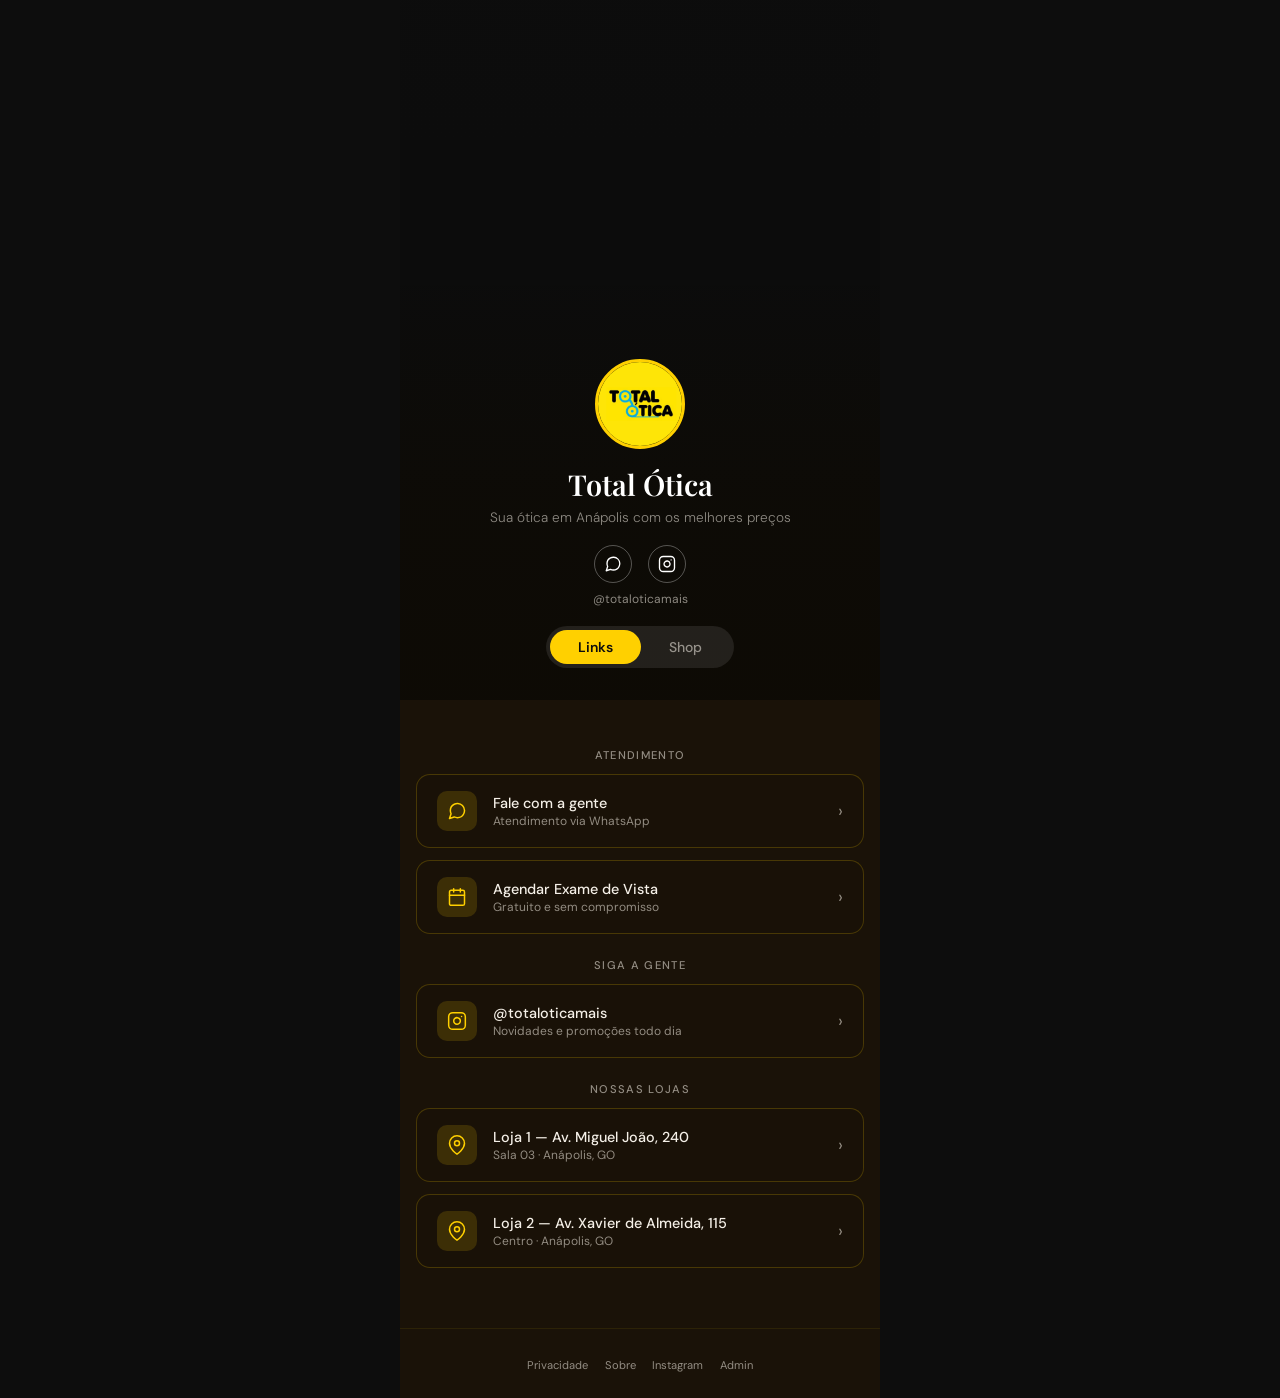
<file: index.html>
<!DOCTYPE html>
<html lang="pt-BR">
<head>
  <meta charset="UTF-8">
  <meta name="viewport" content="width=device-width, initial-scale=1.0, maximum-scale=1.0">
  <title>Total Ótica — Links</title>
  <meta name="description" content="Sua ótica em Anápolis com os melhores preços. Óculos de grau, solar e exame de vista gratuito.">
  <meta property="og:title" content="Total Ótica">
  <meta property="og:description" content="Sua ótica em Anápolis com os melhores preços.">

  <!-- Fonts -->
  <link rel="preconnect" href="https://fonts.googleapis.com">
  <link href="https://fonts.googleapis.com/css2?family=Playfair+Display:wght@400;600&family=DM+Sans:wght@300;400;500;600&display=swap" rel="stylesheet">

  <!-- CSS -->
  <link rel="stylesheet" href="assets/css/style.css">

  <style>
    /* Variáveis extras do index */
    :root {
      --black: #0D0D0D;
      --dark:  #1A1208;
    }
  </style>
</head>
<body>

<div class="linktree-wrap">

  <!-- ══ HERO ══ -->
  <div class="hero">
    <video autoplay muted loop playsinline>
      <!--
        INSTRUÇÃO: coloque o arquivo do vídeo gerado no Veo 3
        dentro da pasta assets/video/ com o nome hero.mp4
      -->
      <source src="assets/video/hero.mp4" type="video/mp4">
    </video>
    <div class="hero-overlay"></div>

    <div class="hero-content">
      <div class="logo-circle">
        <img src="assets/img/logo.png" alt="Total Ótica">
      </div>
      <h1 class="hero-name">Total Ótica</h1>
      <p class="hero-tagline">Sua ótica em Anápolis com os melhores preços</p>

      <div class="social-row">
        <a href="https://wa.me/5562993162521" target="_blank" aria-label="WhatsApp">
          <svg viewBox="0 0 24 24">
            <path d="M21 11.5a8.38 8.38 0 0 1-.9 3.8 8.5 8.5 0 0 1-7.6 4.7
                     8.38 8.38 0 0 1-3.8-.9L3 21l1.9-5.7a8.38 8.38 0 0 1-.9-3.8
                     8.5 8.5 0 0 1 4.7-7.6 8.38 8.38 0 0 1 3.8-.9h.5
                     a8.48 8.48 0 0 1 8 8v.5z"/>
          </svg>
        </a>
        <a href="https://www.instagram.com/totaloticamais/" target="_blank" aria-label="Instagram">
          <svg viewBox="0 0 24 24">
            <rect x="2" y="2" width="20" height="20" rx="5" ry="5"/>
            <path d="M16 11.37A4 4 0 1 1 12.63 8 4 4 0 0 1 16 11.37z"/>
            <line x1="17.5" y1="6.5" x2="17.51" y2="6.5"/>
          </svg>
        </a>
      </div>

      <p class="followers">@totaloticamais</p>

      <div class="tabs-row">
        <button class="tab-btn active" onclick="switchTab('links')">Links</button>
        <button class="tab-btn"        onclick="switchTab('shop')">Shop</button>
      </div>
    </div>
  </div>

  <!-- ══ CONTEÚDO ══ -->
  <div class="lt-content">

    <!-- ── ABA: LINKS ── -->
    <div class="tab-panel active" id="tab-links">

      <!-- Produtos em destaque (renderizado pelo JS) -->
      <div id="pub-featured"></div>

      <!-- Atendimento -->
      <p class="sec-label">Atendimento</p>

      <a class="link-card"
         href="https://wa.me/5562993162521?text=Olá%2C%20vim%20pelo%20link%20e%20gostaria%20de%20atendimento!"
         target="_blank">
        <div class="link-icon">
          <svg viewBox="0 0 24 24">
            <path d="M21 11.5a8.38 8.38 0 0 1-.9 3.8 8.5 8.5 0 0 1-7.6 4.7
                     8.38 8.38 0 0 1-3.8-.9L3 21l1.9-5.7a8.38 8.38 0 0 1-.9-3.8
                     8.5 8.5 0 0 1 4.7-7.6 8.38 8.38 0 0 1 3.8-.9h.5
                     a8.48 8.48 0 0 1 8 8v.5z"/>
          </svg>
        </div>
        <div class="link-text">
          <div class="link-title">Fale com a gente</div>
          <div class="link-sub">Atendimento via WhatsApp</div>
        </div>
        <span class="link-arrow">›</span>
      </a>

      <a class="link-card"
         href="https://wa.me/5562993162521?text=Olá%2C%20quero%20agendar%20um%20exame%20de%20vista!"
         target="_blank">
        <div class="link-icon">
          <svg viewBox="0 0 24 24">
            <rect x="3" y="4" width="18" height="18" rx="2"/>
            <line x1="16" y1="2" x2="16" y2="6"/>
            <line x1="8"  y1="2" x2="8"  y2="6"/>
            <line x1="3"  y1="10" x2="21" y2="10"/>
          </svg>
        </div>
        <div class="link-text">
          <div class="link-title">Agendar Exame de Vista</div>
          <div class="link-sub">Gratuito e sem compromisso</div>
        </div>
        <span class="link-arrow">›</span>
      </a>

      <!-- Redes Sociais -->
      <p class="sec-label">Siga a gente</p>

      <a class="link-card"
         href="https://www.instagram.com/totaloticamais/"
         target="_blank">
        <div class="link-icon">
          <svg viewBox="0 0 24 24">
            <rect x="2" y="2" width="20" height="20" rx="5"/>
            <path d="M16 11.37A4 4 0 1 1 12.63 8 4 4 0 0 1 16 11.37z"/>
            <line x1="17.5" y1="6.5" x2="17.51" y2="6.5"/>
          </svg>
        </div>
        <div class="link-text">
          <div class="link-title">@totaloticamais</div>
          <div class="link-sub">Novidades e promoções todo dia</div>
        </div>
        <span class="link-arrow">›</span>
      </a>

      <!-- Lojas -->
      <p class="sec-label">Nossas Lojas</p>

      <a class="link-card"
         href="https://maps.google.com/?q=Avenida+Miguel+João+240+Anápolis"
         target="_blank">
        <div class="link-icon">
          <svg viewBox="0 0 24 24">
            <path d="M21 10c0 7-9 13-9 13s-9-6-9-13a9 9 0 0 1 18 0z"/>
            <circle cx="12" cy="10" r="3"/>
          </svg>
        </div>
        <div class="link-text">
          <div class="link-title">Loja 1 — Av. Miguel João, 240</div>
          <div class="link-sub">Sala 03 · Anápolis, GO</div>
        </div>
        <span class="link-arrow">›</span>
      </a>

      <a class="link-card"
         href="https://maps.google.com/?q=Avenida+Xavier+de+Almeida+115+Anápolis"
         target="_blank">
        <div class="link-icon">
          <svg viewBox="0 0 24 24">
            <path d="M21 10c0 7-9 13-9 13s-9-6-9-13a9 9 0 0 1 18 0z"/>
            <circle cx="12" cy="10" r="3"/>
          </svg>
        </div>
        <div class="link-text">
          <div class="link-title">Loja 2 — Av. Xavier de Almeida, 115</div>
          <div class="link-sub">Centro · Anápolis, GO</div>
        </div>
        <span class="link-arrow">›</span>
      </a>

    </div><!-- /tab-links -->

    <!-- ── ABA: SHOP ── -->
    <div class="tab-panel" id="tab-shop">
      <p class="sec-label" style="margin-top:.5rem">Nossa Coleção</p>
      <div class="shop-grid" id="pub-shop-grid">
        <!-- Renderizado pelo JS -->
      </div>
    </div>

  </div><!-- /lt-content -->

  <footer class="lt-footer">
    <a href="#">Privacidade</a>
    <a href="#">Sobre</a>
    <a href="https://www.instagram.com/totaloticamais/" target="_blank">Instagram</a>
    <a href="admin.html">Admin</a>
  </footer>

</div><!-- /linktree-wrap -->

<!-- JS -->
<script src="assets/js/app.js"></script>

</body>
</html>
</file>
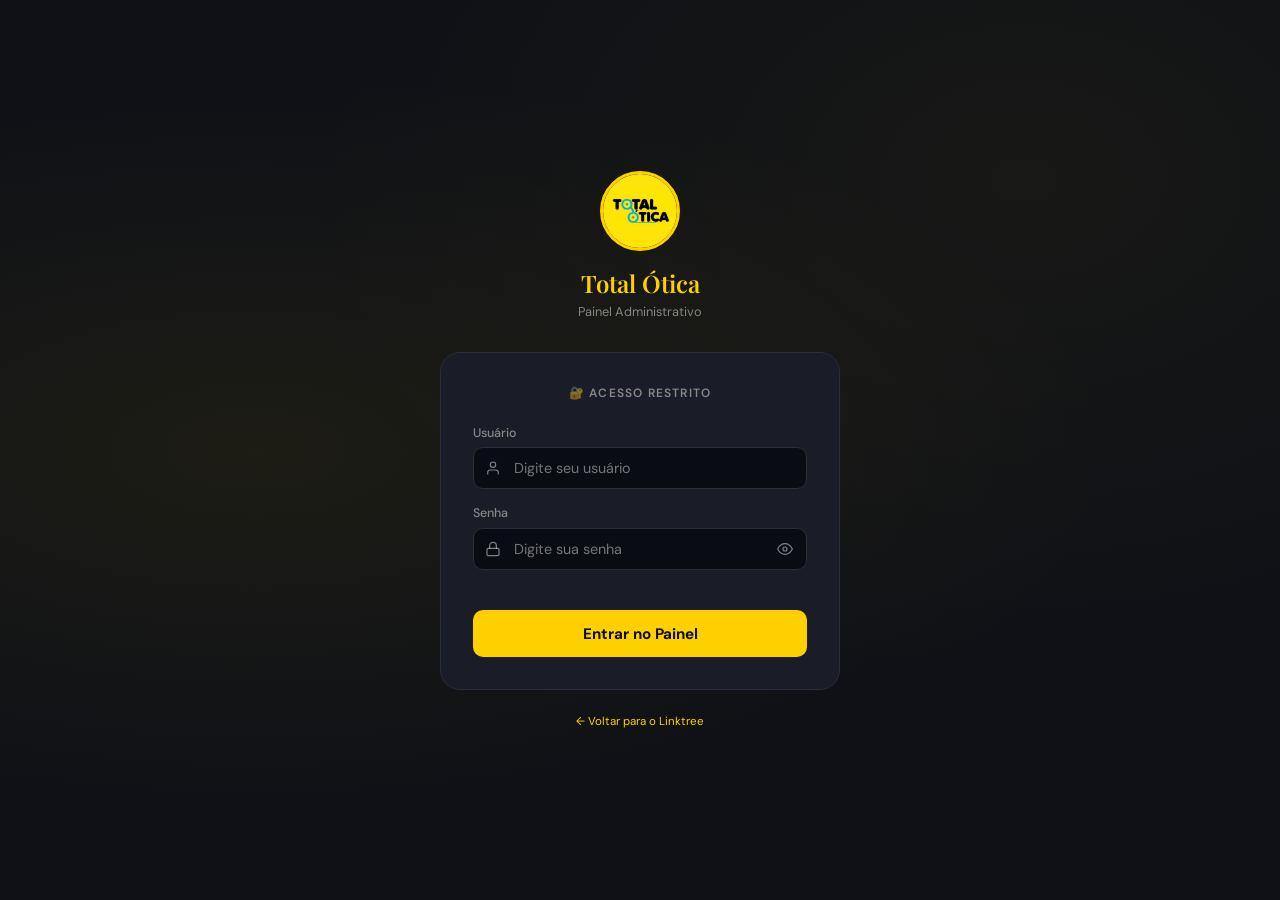
<file: admin.html>
<!DOCTYPE html>
<html lang="pt-BR">
<head>
  <meta charset="UTF-8">
  <meta name="viewport" content="width=device-width, initial-scale=1.0">
  <title>Total Ótica — Admin</title>
  <link rel="preconnect" href="https://fonts.googleapis.com">
  <link href="https://fonts.googleapis.com/css2?family=Playfair+Display:wght@400;600&family=DM+Sans:wght@300;400;500;600&display=swap" rel="stylesheet">
  <link rel="stylesheet" href="assets/css/admin.css">
</head>
<body>

<!-- ══ TOPBAR ══ -->
<header class="topbar">
  <div class="topbar-logo">⚙️ Total Ótica — Admin</div>
  <div style="display:flex; gap:.75rem; align-items:center">
    <a class="topbar-link" href="index.html">📱 Ver Linktree</a>
    <button class="topbar-link" onclick="doLogout()" style="cursor:pointer; border:1px solid rgba(239,68,68,.4); color:#ef4444">
      🚪 Sair
    </button>
  </div>
</header>

<!-- ══ CONTEÚDO ══ -->
<main class="admin-wrap">

  <h1 class="admin-title">Painel de Produtos</h1>
  <p class="admin-sub">Adicione, edite ou remova produtos do seu Linktree</p>

  <!-- ── FORMULÁRIO ── -->
  <section class="admin-section">
    <div class="admin-section-title">➕ Adicionar / Editar Produto</div>

    <div class="form-row cols-2">
      <div class="form-group">
        <label for="inp-name">Nome do produto *</label>
        <input type="text" id="inp-name" placeholder="Ex: Óculos de Grau Feminino">
      </div>
      <div class="form-group">
        <label for="inp-price">Preço *</label>
        <input type="text" id="inp-price" placeholder="Ex: A partir de R$ 249">
      </div>
    </div>

    <div class="form-row cols-2">
      <div class="form-group">
        <label for="inp-wa">Mensagem WhatsApp (pré-definida)</label>
        <input type="text" id="inp-wa" placeholder="Ex: Quero ver os óculos de grau feminino!">
      </div>
      <div class="form-group">
        <label for="inp-cat">Categoria</label>
        <select id="inp-cat">
          <option value="Grau Feminino">Grau Feminino</option>
          <option value="Grau Masculino">Grau Masculino</option>
          <option value="Solar Feminino">Solar Feminino</option>
          <option value="Solar Masculino">Solar Masculino</option>
          <option value="Lentes de Contato">Lentes de Contato</option>
          <option value="Infantil">Infantil</option>
          <option value="Acessórios">Acessórios</option>
        </select>
      </div>
    </div>

    <div class="form-group" style="margin-bottom: 1rem">
      <label>Foto do produto</label>
      <div class="img-upload-area" id="upload-area">
        <div class="img-upload-text">
          📷 Clique ou arraste uma foto aqui<br>
          <small style="color: rgba(255,255,255,.2)">JPG, PNG ou WebP · máx 5MB</small>
        </div>
        <input type="file" accept="image/*" id="inp-img" onchange="previewImg(this)">
        <img id="img-preview" class="img-preview" alt="preview">
      </div>
    </div>

    <div class="form-row cols-2">
      <div class="form-group">
        <label>Exibir em destaque na aba Links?</label>
        <div class="switch-row">
          <span style="font-size:.85rem; color:var(--muted)">Sim, mostrar no topo</span>
          <label class="switch">
            <input type="checkbox" id="inp-featured">
            <span class="switch-slider"></span>
          </label>
        </div>
      </div>
      <div class="form-group" style="justify-content: flex-end; align-items: flex-end">
        <button class="btn btn-yellow btn-full" onclick="saveProduct()">
          💾 Salvar Produto
        </button>
      </div>
    </div>

  </section>

  <!-- ── LISTA DE PRODUTOS ── -->
  <section class="admin-section">
    <div class="admin-section-title">📦 Produtos Cadastrados</div>
    <div id="admin-prod-list">
      <!-- Renderizado pelo JS -->
    </div>
  </section>

</main>

<!-- Toast -->
<div class="toast" id="toast"></div>

<!-- JS -->
<script src="assets/js/app.js"></script>
<script>
  // ── PROTEÇÃO DE SESSÃO ────────────────────────
  const SESSION_KEY = 'totalOticaAuth';

  (function checkAuth() {
    const session = localStorage.getItem(SESSION_KEY);
    if (!session) {
      window.location.href = 'login.html';
      return;
    }
    try {
      const { expiry } = JSON.parse(session);
      if (Date.now() >= expiry) {
        localStorage.removeItem(SESSION_KEY);
        window.location.href = 'login.html';
      }
    } catch {
      localStorage.removeItem(SESSION_KEY);
      window.location.href = 'login.html';
    }
  })();

  // ── LOGOUT ────────────────────────────────────
  function doLogout() {
    if (confirm('Deseja sair do painel?')) {
      localStorage.removeItem(SESSION_KEY);
      window.location.href = 'login.html';
    }
  }
</script>

</body>
</html>
</file>
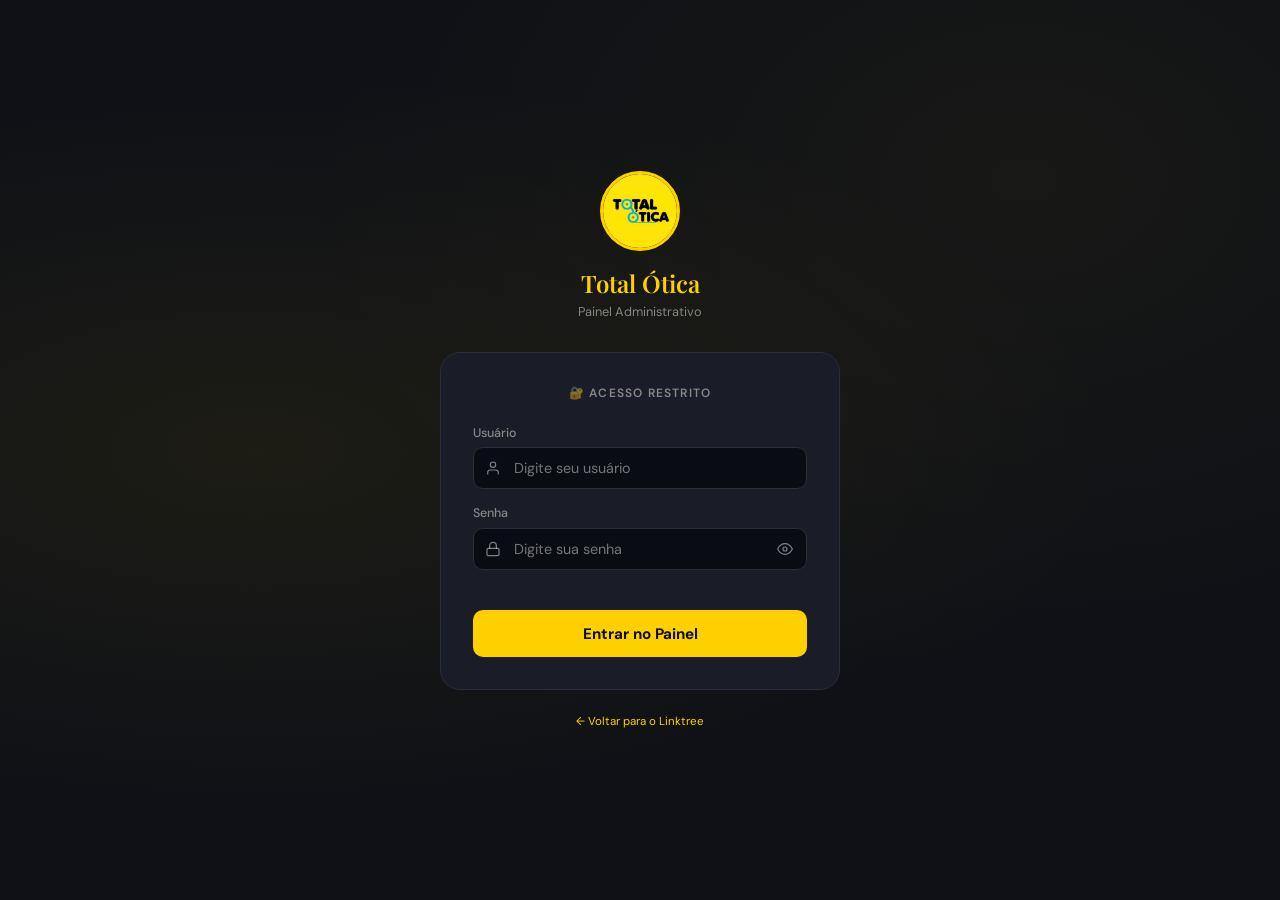
<file: login.html>
<!DOCTYPE html>
<html lang="pt-BR">
<head>
  <meta charset="UTF-8">
  <meta name="viewport" content="width=device-width, initial-scale=1.0">
  <title>Total Ótica — Login</title>
  <link rel="preconnect" href="https://fonts.googleapis.com">
  <link href="https://fonts.googleapis.com/css2?family=Playfair+Display:wght@400;600&family=DM+Sans:wght@300;400;500;600&display=swap" rel="stylesheet">
  <style>
    *, *::before, *::after { box-sizing: border-box; margin: 0; padding: 0; }

    :root {
      --yellow:    #FFD000;
      --yellow-dk: #C9A800;
      --black:     #0D0D0D;
      --dark:      #0f1117;
      --card:      #1a1d27;
      --border:    #2a2d3a;
      --text:      #F5F0E8;
      --muted:     rgba(245,240,232,0.5);
      --danger:    #ef4444;
    }

    body {
      font-family: 'DM Sans', sans-serif;
      background: var(--dark);
      color: var(--text);
      min-height: 100vh;
      display: flex;
      align-items: center;
      justify-content: center;
      padding: 1rem;
    }

    /* Fundo animado */
    body::before {
      content: '';
      position: fixed;
      inset: 0;
      background:
        radial-gradient(ellipse at 20% 50%, rgba(255,208,0,0.06) 0%, transparent 60%),
        radial-gradient(ellipse at 80% 20%, rgba(255,208,0,0.04) 0%, transparent 50%);
      pointer-events: none;
    }

    .login-wrap {
      width: 100%;
      max-width: 400px;
      position: relative;
      z-index: 1;
    }

    /* Logo */
    .login-logo {
      text-align: center;
      margin-bottom: 2rem;
    }

    .logo-circle {
      width: 80px;
      height: 80px;
      border-radius: 50%;
      overflow: hidden;
      margin: 0 auto 1rem;
      border: 3px solid var(--yellow);
      background: var(--yellow);
    }

    .logo-circle img {
      width: 100%;
      height: 100%;
      object-fit: cover;
    }

    .login-title {
      font-family: 'Playfair Display', serif;
      font-size: 1.5rem;
      font-weight: 600;
      color: var(--yellow);
      margin-bottom: 0.25rem;
    }

    .login-sub {
      font-size: 0.8rem;
      color: var(--muted);
    }

    /* Card */
    .login-card {
      background: var(--card);
      border: 1px solid var(--border);
      border-radius: 20px;
      padding: 2rem;
    }

    .card-title {
      font-size: 0.75rem;
      font-weight: 600;
      text-transform: uppercase;
      letter-spacing: 0.1em;
      color: var(--muted);
      margin-bottom: 1.5rem;
      text-align: center;
    }

    /* Form */
    .form-group {
      display: flex;
      flex-direction: column;
      gap: 0.4rem;
      margin-bottom: 1rem;
    }

    label {
      font-size: 0.78rem;
      font-weight: 500;
      color: var(--muted);
    }

    .input-wrap {
      position: relative;
    }

    .input-wrap svg {
      position: absolute;
      left: 12px;
      top: 50%;
      transform: translateY(-50%);
      width: 16px;
      height: 16px;
      stroke: var(--muted);
      fill: none;
      stroke-width: 1.8;
      stroke-linecap: round;
      stroke-linejoin: round;
      pointer-events: none;
    }

    input[type=text],
    input[type=password] {
      width: 100%;
      background: #0a0c14;
      border: 1px solid var(--border);
      border-radius: 10px;
      padding: 0.7rem 0.85rem 0.7rem 2.5rem;
      font-family: 'DM Sans', sans-serif;
      font-size: 0.9rem;
      color: var(--text);
      outline: none;
      transition: border-color 0.2s, box-shadow 0.2s;
    }

    input:focus {
      border-color: var(--yellow);
      box-shadow: 0 0 0 3px rgba(255,208,0,0.1);
    }

    /* Toggle senha */
    .toggle-pass {
      position: absolute;
      right: 12px;
      top: 50%;
      transform: translateY(-50%);
      background: none;
      border: none;
      cursor: pointer;
      padding: 2px;
      color: var(--muted);
      display: flex;
      align-items: center;
    }

    .toggle-pass svg {
      position: static;
      transform: none;
      width: 16px;
      height: 16px;
      stroke: var(--muted);
      fill: none;
      stroke-width: 1.8;
      stroke-linecap: round;
      stroke-linejoin: round;
    }

    .toggle-pass:hover svg { stroke: var(--yellow); }

    /* Erro */
    .error-msg {
      display: none;
      background: rgba(239,68,68,0.1);
      border: 1px solid rgba(239,68,68,0.3);
      border-radius: 8px;
      padding: 0.6rem 0.85rem;
      font-size: 0.82rem;
      color: var(--danger);
      margin-bottom: 1rem;
      text-align: center;
    }

    .error-msg.show { display: block; }

    /* Botão */
    .btn-login {
      width: 100%;
      padding: 0.85rem;
      background: var(--yellow);
      color: var(--black);
      border: none;
      border-radius: 10px;
      font-family: 'DM Sans', sans-serif;
      font-size: 0.95rem;
      font-weight: 700;
      cursor: pointer;
      transition: all 0.2s;
      margin-top: 0.5rem;
      display: flex;
      align-items: center;
      justify-content: center;
      gap: 0.5rem;
    }

    .btn-login:hover { background: var(--yellow-dk); transform: translateY(-1px); }
    .btn-login:active { transform: scale(0.98); }

    .btn-login.loading {
      opacity: 0.7;
      pointer-events: none;
    }

    /* Spinner */
    .spinner {
      width: 18px; height: 18px;
      border: 2px solid rgba(0,0,0,0.2);
      border-top-color: var(--black);
      border-radius: 50%;
      animation: spin 0.7s linear infinite;
      display: none;
    }

    .btn-login.loading .spinner { display: block; }
    .btn-login.loading .btn-text { display: none; }

    @keyframes spin { to { transform: rotate(360deg); } }

    /* Shake animation */
    @keyframes shake {
      0%, 100% { transform: translateX(0); }
      20%       { transform: translateX(-8px); }
      40%       { transform: translateX(8px); }
      60%       { transform: translateX(-6px); }
      80%       { transform: translateX(6px); }
    }

    .shake { animation: shake 0.4s ease; }

    /* Footer */
    .login-footer {
      text-align: center;
      margin-top: 1.5rem;
      font-size: 0.72rem;
      color: var(--muted);
    }

    .login-footer a {
      color: var(--yellow);
      text-decoration: none;
    }

    /* Tentativas */
    .attempts-msg {
      font-size: 0.75rem;
      color: var(--danger);
      text-align: center;
      margin-top: 0.5rem;
      min-height: 1rem;
    }
  </style>
</head>
<body>

<div class="login-wrap">

  <!-- Logo -->
  <div class="login-logo">
    <div class="logo-circle">
      <img src="assets/img/logo.png" alt="Total Ótica">
    </div>
    <div class="login-title">Total Ótica</div>
    <div class="login-sub">Painel Administrativo</div>
  </div>

  <!-- Card de login -->
  <div class="login-card">
    <div class="card-title">🔐 Acesso Restrito</div>

    <div class="error-msg" id="error-msg">
      ❌ Usuário ou senha incorretos. Tente novamente.
    </div>

    <div class="form-group">
      <label for="inp-user">Usuário</label>
      <div class="input-wrap">
        <svg viewBox="0 0 24 24"><path d="M20 21v-2a4 4 0 0 0-4-4H8a4 4 0 0 0-4 4v2"/><circle cx="12" cy="7" r="4"/></svg>
        <input type="text" id="inp-user" placeholder="Digite seu usuário" autocomplete="username">
      </div>
    </div>

    <div class="form-group">
      <label for="inp-pass">Senha</label>
      <div class="input-wrap">
        <svg viewBox="0 0 24 24"><rect x="3" y="11" width="18" height="11" rx="2" ry="2"/><path d="M7 11V7a5 5 0 0 1 10 0v4"/></svg>
        <input type="password" id="inp-pass" placeholder="Digite sua senha" autocomplete="current-password">
        <button class="toggle-pass" onclick="togglePass()" type="button" tabindex="-1">
          <svg id="eye-icon" viewBox="0 0 24 24"><path d="M1 12s4-8 11-8 11 8 11 8-4 8-11 8-11-8-11-8z"/><circle cx="12" cy="12" r="3"/></svg>
        </button>
      </div>
    </div>

    <div class="attempts-msg" id="attempts-msg"></div>

    <button class="btn-login" id="btn-login" onclick="doLogin()">
      <div class="spinner"></div>
      <span class="btn-text">Entrar no Painel</span>
    </button>
  </div>

  <div class="login-footer">
    <a href="index.html">← Voltar para o Linktree</a>
  </div>

</div>

<script>
  // ── CREDENCIAIS ──────────────────────────────
  // Hash SHA-256 das credenciais (mais seguro que texto puro)
  const CREDENTIALS = {
    user: 'totalotica',
    // Senha: admintotalotica2026*
    pass: 'admintotalotica2026*'
  };

  const SESSION_KEY  = 'totalOticaAuth';
  const SESSION_HOURS = 8;
  let attempts = 0;
  const MAX_ATTEMPTS = 5;

  // ── VERIFICAR SE JÁ ESTÁ LOGADO ──────────────
  (function checkSession() {
    const session = localStorage.getItem(SESSION_KEY);
    if (session) {
      try {
        const { expiry } = JSON.parse(session);
        if (Date.now() < expiry) {
          window.location.href = 'admin.html';
        } else {
          localStorage.removeItem(SESSION_KEY);
        }
      } catch {
        localStorage.removeItem(SESSION_KEY);
      }
    }
  })();

  // ── LOGIN ─────────────────────────────────────
  function doLogin() {
    if (attempts >= MAX_ATTEMPTS) return;

    const user = document.getElementById('inp-user').value.trim();
    const pass = document.getElementById('inp-pass').value;
    const btn  = document.getElementById('btn-login');

    // Loading
    btn.classList.add('loading');

    setTimeout(() => {
      btn.classList.remove('loading');

      if (user === CREDENTIALS.user && pass === CREDENTIALS.pass) {
        // ✅ Sucesso — cria sessão
        const expiry = Date.now() + (SESSION_HOURS * 60 * 60 * 1000);
        localStorage.setItem(SESSION_KEY, JSON.stringify({ expiry, user }));
        btn.innerHTML = '✅ Acesso liberado! Redirecionando...';
        btn.style.background = '#22c55e';
        setTimeout(() => { window.location.href = 'admin.html'; }, 800);

      } else {
        // ❌ Erro
        attempts++;
        const restantes = MAX_ATTEMPTS - attempts;

        document.getElementById('error-msg').classList.add('show');
        document.getElementById('inp-pass').value = '';

        const card = document.querySelector('.login-card');
        card.classList.remove('shake');
        void card.offsetWidth;
        card.classList.add('shake');

        if (restantes > 0) {
          document.getElementById('attempts-msg').textContent =
            `⚠️ ${restantes} tentativa${restantes > 1 ? 's' : ''} restante${restantes > 1 ? 's' : ''}`;
        } else {
          document.getElementById('attempts-msg').textContent = '🔒 Muitas tentativas. Aguarde 1 minuto.';
          document.getElementById('btn-login').disabled = true;
          document.getElementById('btn-login').style.opacity = '0.4';
          setTimeout(() => {
            attempts = 0;
            document.getElementById('btn-login').disabled = false;
            document.getElementById('btn-login').style.opacity = '';
            document.getElementById('attempts-msg').textContent = '';
          }, 60000);
        }
      }
    }, 600);
  }

  // ── TOGGLE SENHA ──────────────────────────────
  function togglePass() {
    const inp  = document.getElementById('inp-pass');
    const icon = document.getElementById('eye-icon');
    if (inp.type === 'password') {
      inp.type = 'text';
      icon.innerHTML = '<path d="M17.94 17.94A10.07 10.07 0 0 1 12 20c-7 0-11-8-11-8a18.45 18.45 0 0 1 5.06-5.94M9.9 4.24A9.12 9.12 0 0 1 12 4c7 0 11 8 11 8a18.5 18.5 0 0 1-2.16 3.19m-6.72-1.07a3 3 0 1 1-4.24-4.24"/><line x1="1" y1="1" x2="23" y2="23"/>';
    } else {
      inp.type = 'password';
      icon.innerHTML = '<path d="M1 12s4-8 11-8 11 8 11 8-4 8-11 8-11-8-11-8z"/><circle cx="12" cy="12" r="3"/>';
    }
  }

  // ── ENTER PARA LOGAR ──────────────────────────
  document.addEventListener('keydown', e => {
    if (e.key === 'Enter') doLogin();
  });
</script>

</body>
</html>
</file>
<file: assets/css/style.css>
/* ═══════════════════════════════════════
   TOTAL ÓTICA — Linktree System
   style.css
═══════════════════════════════════════ */

*, *::before, *::after { box-sizing: border-box; margin: 0; padding: 0; }

:root {
  --yellow:     #FFD000;
  --yellow-dk:  #C9A800;
  --black:      #0D0D0D;
  --dark:       #1A1208;
  --card-bg:    rgba(26, 18, 8, 0.85);
  --card-border: rgba(255, 208, 0, 0.2);
  --text:       #F5F0E8;
  --muted:      rgba(245, 240, 232, 0.55);
}

body {
  font-family: 'DM Sans', sans-serif;
  background: var(--black);
  color: var(--text);
  min-height: 100vh;
}

/* ─── HERO ─── */
.linktree-wrap { max-width: 480px; margin: 0 auto; min-height: 100vh; }

.hero {
  position: relative;
  width: 100%;
  height: 100vh;
  max-height: 700px;
  overflow: hidden;
  display: flex;
  flex-direction: column;
  align-items: center;
  justify-content: flex-end;
  padding-bottom: 2rem;
}

.hero video {
  position: absolute;
  inset: 0;
  width: 100%;
  height: 100%;
  object-fit: cover;
  object-position: center top;
}

.hero-overlay {
  position: absolute;
  inset: 0;
  background: linear-gradient(
    to bottom,
    rgba(0,0,0,0.05) 0%,
    rgba(0,0,0,0.10) 40%,
    rgba(13,10,4,0.72) 70%,
    rgba(13,10,4,0.95) 100%
  );
}

.hero-content {
  position: relative;
  z-index: 2;
  text-align: center;
  padding: 0 1.5rem;
  width: 100%;
  animation: fadeUp 0.8s ease 0.2s both;
}

.hero-name {
  font-family: 'Playfair Display', serif;
  font-size: 1.8rem;
  font-weight: 600;
  color: #fff;
  margin-bottom: 0.35rem;
}

.hero-tagline {
  font-size: 0.85rem;
  font-weight: 300;
  color: var(--muted);
  margin-bottom: 1rem;
  line-height: 1.5;
}

/* ─── SOCIAL ─── */
.social-row {
  display: flex;
  justify-content: center;
  gap: 1rem;
  margin-bottom: 0.5rem;
}

.social-row a {
  width: 38px;
  height: 38px;
  border-radius: 50%;
  border: 1px solid rgba(255,255,255,0.3);
  display: flex;
  align-items: center;
  justify-content: center;
  color: #fff;
  text-decoration: none;
  transition: all 0.2s;
}

.social-row a:hover {
  border-color: var(--yellow);
  background: rgba(255,208,0,0.15);
}

.social-row svg {
  width: 18px; height: 18px;
  fill: none; stroke: currentColor;
  stroke-width: 1.8; stroke-linecap: round; stroke-linejoin: round;
}

.followers { font-size: 0.75rem; color: var(--muted); margin-bottom: 1.2rem; }

/* ─── TABS ─── */
.tabs-row {
  display: flex;
  background: rgba(255,255,255,0.09);
  border-radius: 50px;
  padding: 4px;
  width: fit-content;
  margin: 0 auto;
}

.tab-btn {
  padding: 8px 28px;
  border-radius: 50px;
  border: none;
  background: transparent;
  color: var(--muted);
  font-family: 'DM Sans', sans-serif;
  font-size: 0.875rem;
  font-weight: 500;
  cursor: pointer;
  transition: all 0.2s;
}

.tab-btn.active {
  background: var(--yellow);
  color: var(--black);
  font-weight: 600;
}

/* ─── CONTENT ─── */
.lt-content { padding: 1.5rem 1rem 3rem; background: var(--dark); }
.tab-panel { display: none; }
.tab-panel.active { display: block; }

.sec-label {
  font-size: 0.7rem;
  font-weight: 500;
  text-transform: uppercase;
  letter-spacing: 0.12em;
  color: var(--muted);
  text-align: center;
  margin: 1.5rem 0 0.75rem;
}

/* ─── LINK CARD ─── */
.link-card {
  display: flex;
  align-items: center;
  gap: 1rem;
  background: var(--card-bg);
  border: 0.5px solid var(--card-border);
  border-radius: 14px;
  padding: 1rem 1.25rem;
  text-decoration: none;
  color: var(--text);
  margin-bottom: 0.75rem;
  transition: all 0.2s;
  backdrop-filter: blur(8px);
}

.link-card:hover {
  background: rgba(255,208,0,0.12);
  border-color: rgba(255,208,0,0.4);
  transform: translateY(-1px);
}

.link-icon {
  width: 40px; height: 40px;
  border-radius: 10px;
  background: rgba(255,208,0,0.15);
  display: flex; align-items: center; justify-content: center;
  flex-shrink: 0;
}

.link-icon svg {
  width: 20px; height: 20px;
  fill: none; stroke: var(--yellow);
  stroke-width: 1.8; stroke-linecap: round; stroke-linejoin: round;
}

.link-text { flex: 1; }
.link-title { font-size: 0.9rem; font-weight: 500; }
.link-sub   { font-size: 0.75rem; color: var(--muted); margin-top: 1px; }
.link-arrow { color: var(--muted); font-size: 1.1rem; }

/* ─── PRODUCT GRID CARD ─── */
.pgrid-card {
  background: var(--card-bg);
  border: 0.5px solid var(--card-border);
  border-radius: 14px;
  overflow: hidden;
  margin-bottom: 0.75rem;
  backdrop-filter: blur(8px);
}

.pgrid { display: grid; gap: 2px; background: rgba(255,208,0,0.1); }
.pgrid.cols-1 { grid-template-columns: 1fr; }
.pgrid.cols-2 { grid-template-columns: 1fr 1fr; }
.pgrid.cols-3 { grid-template-columns: 1fr 1fr; }
.pgrid.cols-3 .pgrid-item:first-child { grid-row: span 2; }

.pgrid-item {
  background: var(--dark);
  aspect-ratio: 1;
  overflow: hidden;
  display: flex; align-items: center; justify-content: center;
  cursor: pointer;
}

.pgrid-item img { width: 100%; height: 100%; object-fit: cover; }

.pgrid-placeholder {
  width: 100%; height: 100%;
  background: linear-gradient(135deg, #1a1208, #2a1e08);
  display: flex; align-items: center; justify-content: center;
}

.pgrid-placeholder svg {
  width: 32px; height: 32px;
  stroke: rgba(255,208,0,0.3); fill: none;
  stroke-width: 1.5; stroke-linecap: round; stroke-linejoin: round;
}

.pgrid-footer {
  padding: 0.9rem 1rem;
  display: flex; align-items: center; justify-content: space-between;
}

.pgrid-label { font-size: 0.875rem; font-weight: 500; }
.pgrid-sub   { font-size: 0.75rem; color: var(--muted); }

/* ─── SHOP GRID ─── */
.shop-grid { display: grid; grid-template-columns: 1fr 1fr; gap: 0.75rem; }

.shop-item {
  background: var(--card-bg);
  border: 0.5px solid var(--card-border);
  border-radius: 14px;
  overflow: hidden;
  text-decoration: none;
  color: var(--text);
  transition: all 0.15s;
}

.shop-item:hover {
  transform: translateY(-2px);
  border-color: rgba(255,208,0,0.4);
}

.shop-img {
  aspect-ratio: 1;
  overflow: hidden;
  display: flex; align-items: center; justify-content: center;
}

.shop-img img { width: 100%; height: 100%; object-fit: cover; }

.shop-img-placeholder {
  width: 100%; height: 100%;
  background: linear-gradient(135deg, #1a1208, #2a1e08);
  display: flex; align-items: center; justify-content: center;
}

.shop-img-placeholder svg {
  width: 36px; height: 36px;
  stroke: rgba(255,208,0,0.25); fill: none;
  stroke-width: 1.3; stroke-linecap: round; stroke-linejoin: round;
}

.shop-info { padding: 0.6rem 0.75rem 0.4rem; }
.shop-name  { font-size: 0.8rem; font-weight: 500; margin-bottom: 0.2rem; white-space: nowrap; overflow: hidden; text-overflow: ellipsis; }
.shop-price { font-size: 0.82rem; color: var(--yellow); font-weight: 600; }

.shop-btn {
  display: block;
  margin: 0.4rem 0.75rem 0.75rem;
  padding: 7px;
  background: rgba(255,208,0,0.12);
  border: 1px solid rgba(255,208,0,0.3);
  border-radius: 8px;
  text-align: center;
  font-size: 0.75rem;
  font-weight: 500;
  color: var(--yellow);
  text-decoration: none;
  transition: all 0.2s;
}

.shop-btn:hover { background: rgba(255,208,0,0.22); }

/* ─── FOOTER ─── */
.lt-footer {
  text-align: center;
  padding: 1.5rem 1rem;
  background: var(--dark);
  border-top: 0.5px solid rgba(255,208,0,0.08);
}

.lt-footer a {
  font-size: 0.7rem;
  color: var(--muted);
  text-decoration: none;
  margin: 0 0.4rem;
}

.lt-footer a:hover { color: var(--yellow); }

/* ─── ANIMATION ─── */
@keyframes fadeUp {
  from { opacity: 0; transform: translateY(16px); }
  to   { opacity: 1; transform: translateY(0); }
}

/* ─── LOGO CIRCLE ─── */
.logo-circle {
  width: 90px;
  height: 90px;
  border-radius: 50%;
  overflow: hidden;
  margin: 0 auto 1rem;
  border: 3px solid #FFD000;
  background: #FFD000;
  display: flex;
  align-items: center;
  justify-content: center;
}

.logo-circle img {
  width: 100%;
  height: 100%;
  object-fit: cover;
}
</file>
<file: assets/css/admin.css>
/* ═══════════════════════════════════════
   TOTAL ÓTICA — Admin Panel
   admin.css
═══════════════════════════════════════ */

:root {
  --admin-bg:     #0f1117;
  --admin-card:   #1a1d27;
  --admin-border: #2a2d3a;
  --accent:       #7c6aff;
  --success:      #22c55e;
  --danger:       #ef4444;
  --yellow:       #FFD000;
  --yellow-dk:    #C9A800;
  --text:         #F5F0E8;
  --muted:        rgba(245,240,232,0.55);
}

body {
  font-family: 'DM Sans', sans-serif;
  background: var(--admin-bg);
  color: var(--text);
  min-height: 100vh;
}

/* ─── TOPBAR ─── */
.topbar {
  position: sticky; top: 0; z-index: 100;
  background: rgba(15,17,23,0.96);
  backdrop-filter: blur(12px);
  border-bottom: 1px solid var(--admin-border);
  display: flex; align-items: center; justify-content: space-between;
  padding: 0 1.5rem; height: 56px;
}

.topbar-logo {
  font-family: 'Playfair Display', serif;
  font-size: 1.1rem; color: var(--yellow); font-weight: 600;
}

.topbar-link {
  padding: 6px 16px; border-radius: 20px;
  border: 1px solid var(--admin-border);
  background: transparent; color: var(--muted);
  font-size: 0.8rem; font-weight: 500;
  text-decoration: none; transition: all 0.2s;
}

.topbar-link:hover {
  background: var(--yellow); color: var(--black);
  border-color: var(--yellow); font-weight: 600;
}

/* ─── LAYOUT ─── */
.admin-wrap {
  max-width: 900px;
  margin: 0 auto;
  padding: 2rem 1.5rem 4rem;
}

.admin-title {
  font-family: 'Playfair Display', serif;
  font-size: 1.4rem; font-weight: 600; color: var(--yellow);
  margin-bottom: 0.3rem;
}

.admin-sub {
  font-size: 0.85rem; color: rgba(255,255,255,0.4);
  margin-bottom: 2rem;
}

/* ─── SECTION ─── */
.admin-section {
  background: var(--admin-card);
  border: 1px solid var(--admin-border);
  border-radius: 16px;
  padding: 1.5rem;
  margin-bottom: 1.5rem;
}

.admin-section-title {
  font-size: 0.75rem; font-weight: 600;
  text-transform: uppercase; letter-spacing: 0.1em;
  color: rgba(255,255,255,0.35);
  margin-bottom: 1.2rem;
  display: flex; align-items: center; gap: 0.5rem;
}

.admin-section-title::after {
  content: ''; flex: 1; height: 1px; background: var(--admin-border);
}

/* ─── FORM ─── */
.form-row { display: grid; gap: 1rem; margin-bottom: 1rem; }
.form-row.cols-2 { grid-template-columns: 1fr 1fr; }
.form-row.cols-3 { grid-template-columns: 1fr 1fr 1fr; }
.form-group { display: flex; flex-direction: column; gap: 0.4rem; }

label {
  font-size: 0.78rem; font-weight: 500;
  color: rgba(255,255,255,0.55);
}

input[type=text],
input[type=url],
input[type=number],
textarea,
select {
  background: #0a0c14;
  border: 1px solid var(--admin-border);
  border-radius: 8px;
  padding: 0.6rem 0.85rem;
  font-family: 'DM Sans', sans-serif;
  font-size: 0.875rem;
  color: var(--text);
  outline: none;
  transition: border-color 0.2s;
  width: 100%;
}

input:focus, textarea:focus, select:focus {
  border-color: var(--yellow);
}

textarea { resize: vertical; min-height: 70px; }
select option { background: #1a1d27; }

/* ─── BUTTONS ─── */
.btn {
  display: inline-flex; align-items: center; gap: 0.5rem;
  padding: 9px 20px; border-radius: 8px; border: none;
  font-family: 'DM Sans', sans-serif;
  font-size: 0.85rem; font-weight: 600;
  cursor: pointer; transition: all 0.2s;
}

.btn-yellow  { background: var(--yellow); color: var(--black); }
.btn-yellow:hover { background: var(--yellow-dk); }

.btn-ghost {
  background: transparent;
  border: 1px solid var(--admin-border);
  color: var(--muted);
}
.btn-ghost:hover { border-color: var(--yellow); color: var(--yellow); }

.btn-danger {
  background: transparent;
  border: 1px solid rgba(239,68,68,0.3);
  color: var(--danger);
}
.btn-danger:hover { background: rgba(239,68,68,0.1); }

.btn-sm  { padding: 6px 12px; font-size: 0.78rem; }
.btn-full { width: 100%; justify-content: center; }

/* ─── IMAGE UPLOAD ─── */
.img-upload-area {
  border: 2px dashed var(--admin-border);
  border-radius: 10px;
  padding: 1.5rem;
  text-align: center;
  cursor: pointer;
  transition: all 0.2s;
  position: relative;
}

.img-upload-area:hover {
  border-color: var(--yellow);
  background: rgba(255,208,0,0.04);
}

.img-upload-area input[type=file] {
  position: absolute; inset: 0; opacity: 0; cursor: pointer;
}

.img-upload-text { font-size: 0.8rem; color: var(--muted); }

.img-preview {
  width: 100%; max-height: 180px;
  object-fit: cover; border-radius: 8px; margin-top: 0.75rem;
  display: none;
}

/* ─── PRODUCT LIST ─── */
.prod-list { display: flex; flex-direction: column; gap: 0.75rem; }

.prod-item {
  display: grid;
  grid-template-columns: 64px 1fr auto;
  gap: 1rem; align-items: center;
  background: #0a0c14;
  border: 1px solid var(--admin-border);
  border-radius: 10px;
  padding: 0.85rem 1rem;
}

.prod-thumb {
  width: 64px; height: 64px;
  border-radius: 8px; overflow: hidden;
  background: #111;
  display: flex; align-items: center; justify-content: center;
  flex-shrink: 0;
}

.prod-thumb img { width: 100%; height: 100%; object-fit: cover; }
.prod-thumb-ph  { font-size: 1.5rem; opacity: 0.3; }

.prod-info .prod-name { font-size: 0.9rem; font-weight: 500; margin-bottom: 0.2rem; }
.prod-info .prod-meta { font-size: 0.75rem; color: var(--muted); }

.prod-actions { display: flex; gap: 0.5rem; flex-shrink: 0; }

/* ─── SWITCH ─── */
.switch-row {
  display: flex; align-items: center;
  justify-content: space-between; padding: 0.6rem 0;
}

.switch { position: relative; width: 44px; height: 24px; cursor: pointer; }
.switch input { opacity: 0; width: 0; height: 0; }

.switch-slider {
  position: absolute; inset: 0;
  background: #2a2d3a; border-radius: 24px; transition: 0.3s;
}

.switch-slider::before {
  content: ''; position: absolute;
  width: 18px; height: 18px;
  left: 3px; top: 3px;
  background: #fff; border-radius: 50%; transition: 0.3s;
}

.switch input:checked + .switch-slider { background: var(--yellow); }
.switch input:checked + .switch-slider::before {
  transform: translateX(20px); background: var(--black);
}

/* ─── TOAST ─── */
.toast {
  position: fixed; bottom: 1.5rem; right: 1.5rem;
  background: var(--success); color: #fff;
  padding: 0.75rem 1.25rem; border-radius: 10px;
  font-size: 0.85rem; font-weight: 500;
  z-index: 999;
  transform: translateY(100px); opacity: 0;
  transition: all 0.3s; pointer-events: none;
}
.toast.show  { transform: translateY(0); opacity: 1; }
.toast.error { background: var(--danger); }

/* ─── LOADING ─── */
.loading-wrap {
  display: flex; align-items: center; justify-content: center;
  padding: 3rem; color: var(--muted); font-size: 0.9rem; gap: 0.75rem;
}

.spinner {
  width: 20px; height: 20px;
  border: 2px solid rgba(255,208,0,0.2);
  border-top-color: var(--yellow);
  border-radius: 50%;
  animation: spin 0.7s linear infinite;
}

@keyframes spin { to { transform: rotate(360deg); } }

/* ─── EMPTY STATE ─── */
.empty-state {
  text-align: center; color: var(--muted);
  padding: 2.5rem; font-size: 0.875rem; line-height: 1.7;
}

/* ─── RESPONSIVE ─── */
@media (max-width: 600px) {
  .form-row.cols-2,
  .form-row.cols-3 { grid-template-columns: 1fr; }
  .prod-item { grid-template-columns: 54px 1fr auto; }
}
</file>
